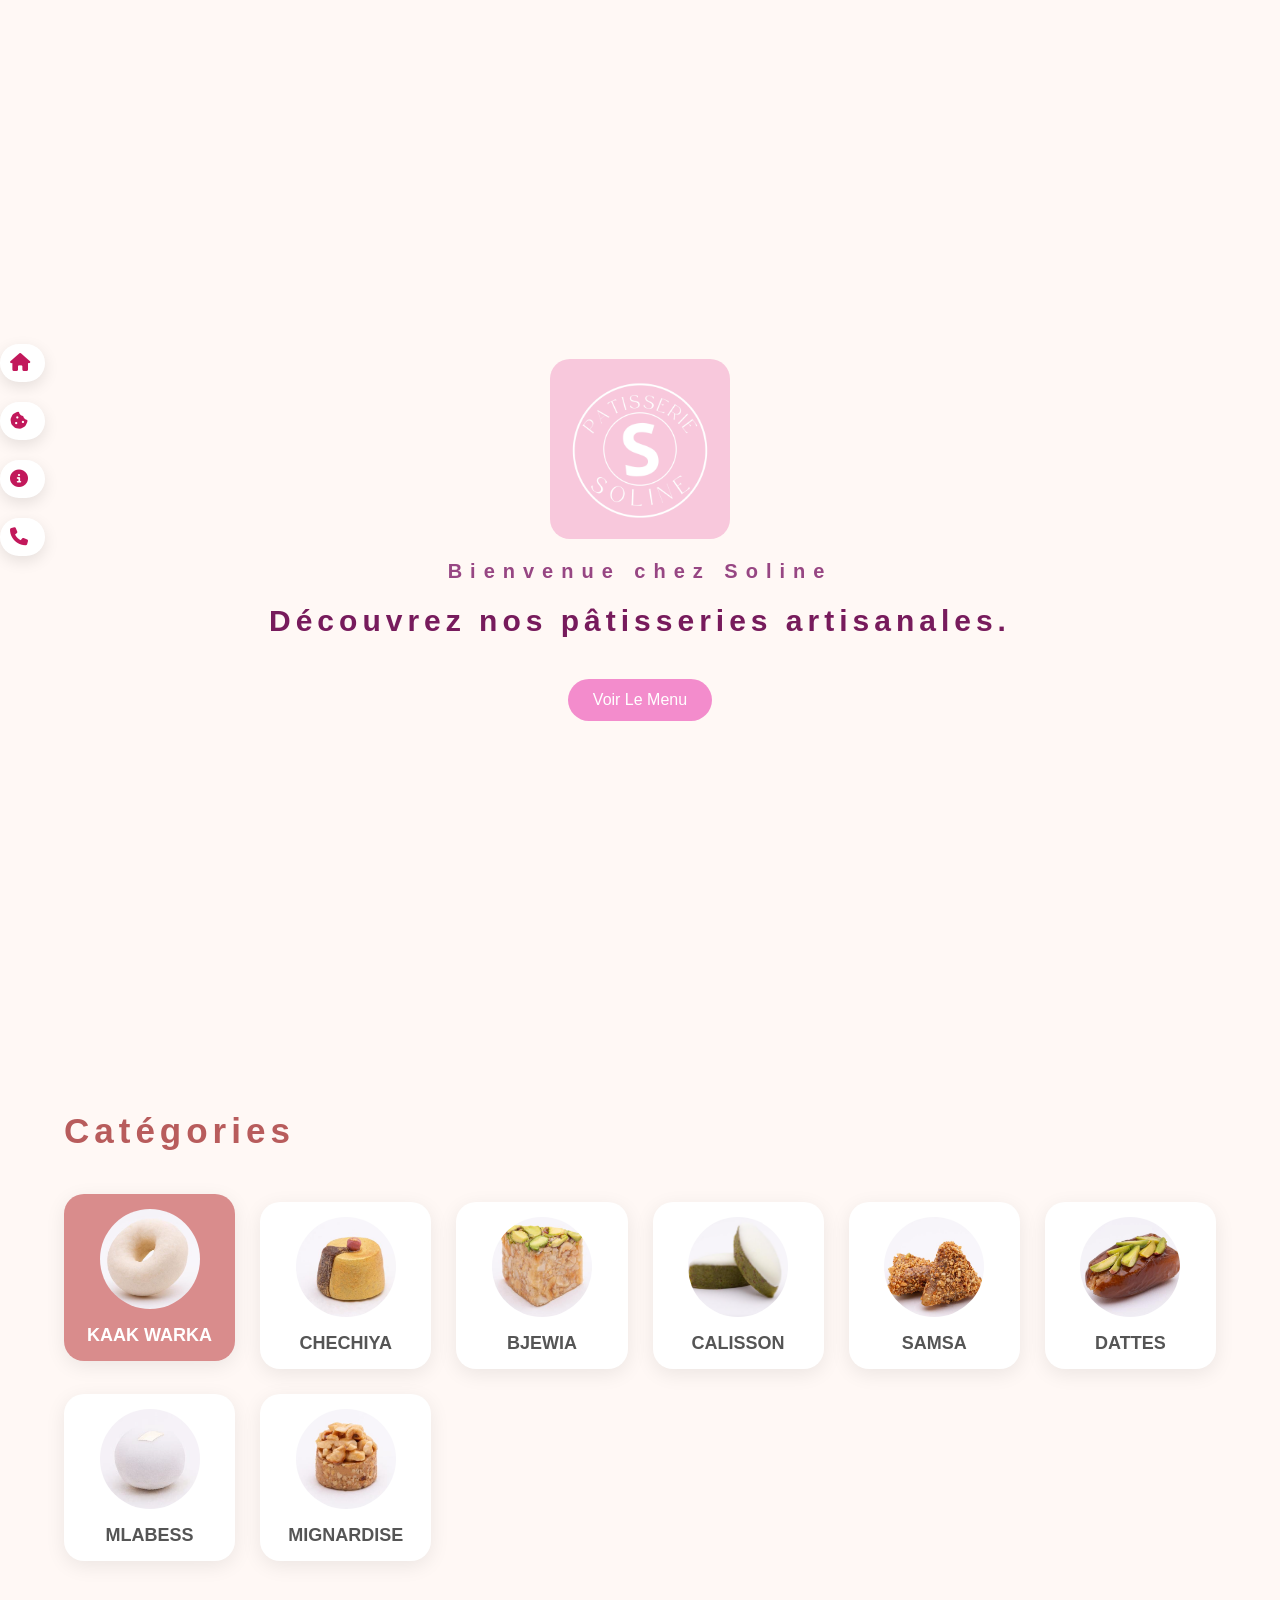
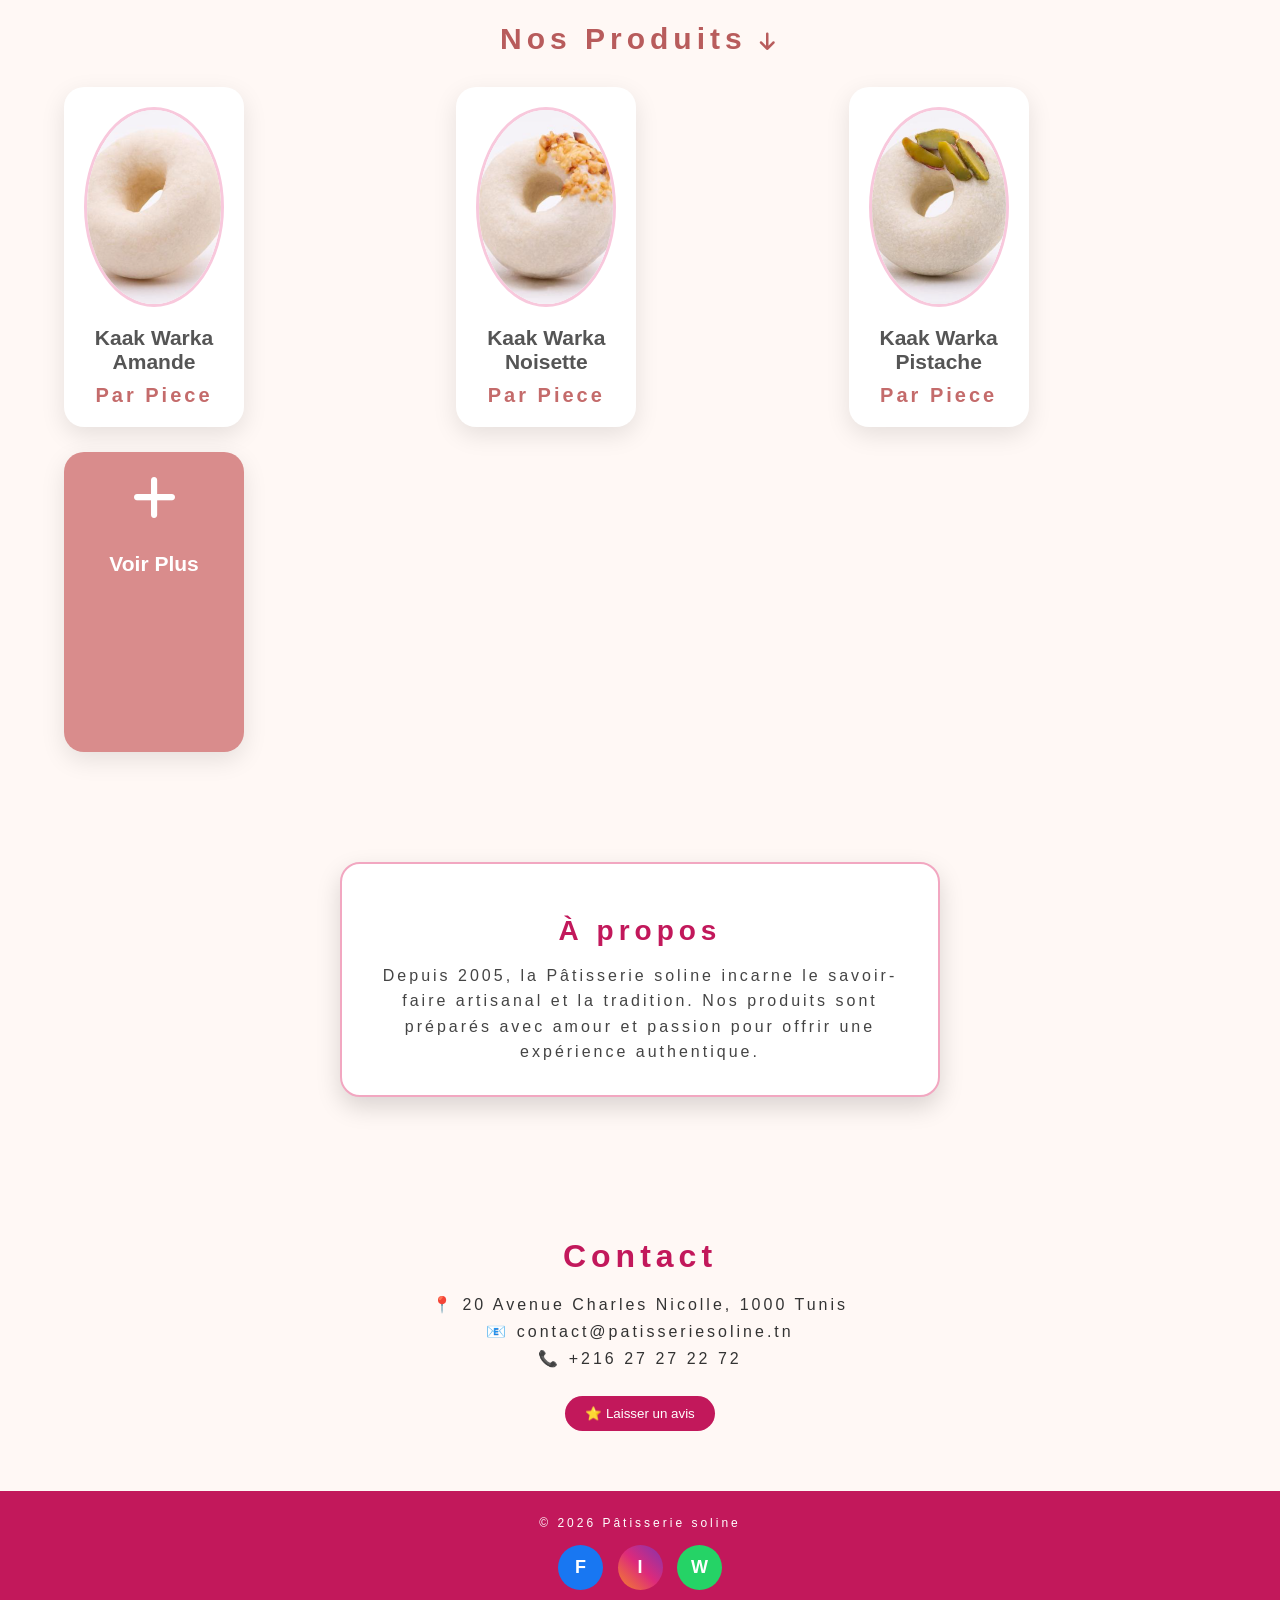
<file: index.html>
<!DOCTYPE html>
<html lang="en">
<head>
  <meta charset="UTF-8">
  <meta name="viewport" content="width=device-width, initial-scale=1.0">
  <title>Patisserie Soline</title>
  <link rel="stylesheet" href="styleso.css">

  <!-- icons -->
  <link rel="stylesheet" href="https://cdnjs.cloudflare.com/ajax/libs/font-awesome/6.5.0/css/all.min.css">
<style>html{
  scroll-behavior:smooth;
}</style>
</head>

<body>



<!-- LEFT SIDEBAR ICONS -->
<div class="sidebar">

  <a href="#hero">
    <i class="fa fa-home"></i>
    <span>Accueil</span>
  </a>
<a href="#categories">
  <i class="fa fa-cookie-bite"></i>
  <span>Produits</span>
</a>



  <a href="#about">
    <i class="fa fa-info-circle"></i>
    <span>À propos</span>
  </a>


  <a href="#contact">
    <i class="fa fa-phone"></i>
    <span>Contact</span>
  </a>
</div>

<!-- HERO -->
<section class="hero" id="hero">

  <!-- center content -->
  <div class="center">
<img src="S.png" alt="Patisserie Logo" class="logos">
    <h1>Bienvenue chez Soline</h1>
    <h2>Découvrez nos pâtisseries artisanales.</h2>

            <div class="buttons">
<a href="#categories" class="btn">Voir Le Menu</a>            </div>
  </div>

</section>






<section class="categories" id="categories">
    <div class="title">
        <h2>Catégories</h2>

</div>




    <!-- ================= CATEGORIES ================= -->

    <div class="category-list">

        <div class="category active" data-category="gateaux">

            <img src="1.PNG">

            <h3>KAAK WARKA</h3>

        </div>


        <div class="category" data-category="viennoiseries">

            <img src="2.PNG">

            <h3>CHECHIYA</h3>

        </div>


        <div class="category" data-category="biscuits">

            <img src="3.PNG">

            <h3>BJEWIA</h3>

        </div>


        <div class="category" data-category="anniversaire">

            <img src="4.PNG">

            <h3>CALISSON</h3>

        </div>


        <div class="category" data-category="chocolat">

            <img src="5.PNG">

            <h3>SAMSA</h3>

        </div>


        <div class="category" data-category="sale">

            <img src="6.PNG">

            <h3>DATTES</h3>

        </div>


        <div class="category" data-category="boissons">

            <img src="7.PNG">

            <h3>MLABESS</h3>

        </div>
                <div class="category" data-category="bois">

            <img src="8.PNG">

            <h3>MIGNARDISE</h3>

</div>

    </div>


    <!-- ================= PRODUITS ================= -->

    <h2 class="subtitle">

        Nos Produits

        <i class="fa-solid fa-arrow-down"></i>

    </h2>



    <div class="products">


        <!-- ================= GATEAUX ================= -->

        <div class="product-card gateaux">
    <img src="1.PNG">
    <h3>Kaak Warka Amande</h3>
    <p>Par Piece</p>
</div>


<div class="product-card gateaux">
    <img src="11.PNG">
    <h3>Kaak Warka Noisette</h3>
    <p>Par Piece</p>
</div>


<div class="product-card gateaux">
    <img src="12.PNG">
    <h3>Kaak Warka Pistache</h3>
    <p>Par Piece</p>
</div>


<!-- caché -->
<div class="product-card gateaux extra-product">
    <img src="13.PNG">
    <h3>Kaak Warka Framboise</h3>
    <p>Par Piece</p>
</div>


        <!-- ================= VIENNOISERIES ================= -->

        <div class="product-card viennoiseries">

            <img src="2.PNG">

            <h3>Chechiya Pistache</h3>

            <p>Par Piece</p>

        </div>

        <div class="product-card viennoiseries">

            <img src="21.PNG">

            <h3>Chechya Noisette</h3>

            <p>Par Piece</p>

        </div>




        <!-- ================= BISCUITS ================= -->

        <div class="product-card biscuits">

            <img src="3.PNG">

            <h3>Bjeouia Fekia</h3>

            <p>Par Piece</p>

        </div>

        <div class="product-card biscuits">

            <img src="31.PNG">

            <h3>Bjewia Bourgeoise</h3>

            <p>Par Piece</p>

        </div>

        <div class="product-card biscuits">

            <img src="32.PNG">

            <h3>Bjewia Cigard Noisette</h3>

            <p>Par Piece</p>

        </div>     

<div class="product-card biscuits extra-product">

            <img src="33.PNG">

            <h3>Bjewia Cigard Pistache</h3>

            <p>Par Piece</p>

        </div>
<div class="product-card biscuits extra-product">

            <img src="34.PNG">

            <h3>Bjewia Carre Pistache</h3>

            <p>Par Piece</p>

        </div>

        <!-- ================= ANNIVERSAIRE ================= -->

        <div class="product-card anniversaire">

            <img src="4.PNG">

            <h3>Calisson Pistache</h3>

            <p>Par Piece</p>

        </div>

        <div class="product-card anniversaire">

            <img src="41.PNG">

            <h3>Calisson Noisette</h3>

            <p>Par Piece</p>

        </div>



        <!-- ================= CHOCOLAT ================= -->

        <div class="product-card chocolat">

            <img src="5.PNG">

            <h3>Samsa Noisette</h3>

            <p>Par Piece</p>

        </div>

        <div class="product-card chocolat">

            <img src="51.PNG">

            <h3>Samsa Pistache</h3>

            <p>Par Piece</p>

        </div>





        <!-- ================= SALES ================= -->

        <div class="product-card sale">

            <img src="6.PNG">

            <h3>Dattes Noisette Pistache</h3>

            <p>Par Piece</p>

        </div>

        <div class="product-card sale">

            <img src="61.PNG">

            <h3>Dattes Amande Noisettes</h3>

            <p>Par Piece</p>

        </div>





        <!-- ================= BOISSONS ================= -->

        <div class="product-card boissons">

            <img src="7.PNG">

            <h3>Mlabess Amande</h3>

            <p>Par Piece</p>

        </div>

        <div class="product-card boissons">

            <img src="71.PNG">

            <h3>Mlabess Pistache</h3>

            <p>Par Piece</p>

        </div>



        <div class="product-card bois">

            <img src="8.PNG">

            <h3>Mignardise Bouquet Noisette</h3>

            <p>Par Piece</p>

        </div>

        <div class="product-card bois">

            <img src="81.PNG">

            <h3>Mignardise Bouquet Framboise Pistache</h3>

            <p>Par Piece</p>

        </div>

        <!-- ================= VOIR PLUS ================= -->
        <div class="product-card more"> <i class="fa-solid fa-plus"></i> <h3>Voir Plus</h3> </div>
    </div> 

</section>












<!-- ABOUT -->
<section id="about" class="about">
      <div class="about-box">
    <h2>À propos</h2>
    <p>
      Depuis 2005, la Pâtisserie soline incarne le savoir-faire artisanal et la tradition.
      Nos produits sont préparés avec amour et passion pour offrir une expérience authentique.
    </p>
  </div>
</section>




<!-- CONTACT -->
<!-- CONTACT -->
<section  id="contact" class="contact">
  <h2>Contact</h2>

  <p>📍 20 Avenue Charles Nicolle, 1000 Tunis</p>
  <p>📧 contact@patisseriesoline.tn</p>
  <p>📞 +216 27 27 22 72</p>

  <button class="review-btn" onclick="openForm()">
    ⭐ Laisser un avis
  </button>

</section>

<!-- FEEDBACK POPUP -->
<div class="overlay" id="overlay">
  <div class="feedback-box">

    <h3>💬 Feedback</h3>

<div class="emojis">
  <span onclick="selectEmoji(this)">😍</span>
  <span onclick="selectEmoji(this)">😊</span>
  <span onclick="selectEmoji(this)">😐</span>
  <span onclick="selectEmoji(this)">😕</span>
  <span onclick="selectEmoji(this)">😡</span>
</div>

    <textarea placeholder="Write your review..."></textarea>

    <div class="buttons">
<button class="send" onclick="sendReview()">Send</button>
      <button class="cancel" onclick="closeForm()">Cancel</button>
    </div>

  </div>
</div>

<!-- FOOTER -->

    
 <footer class="footer">

  <p>© 2026 Pâtisserie soline</p>

  <div class="social-icons">

    <a href="https://facebook.com" target="_blank" class="circle fb">F</a>

    <a href="https://instagram.com" target="_blank" class="circle ig">I</a>

    <a href="https://wa.me/21627272272" target="_blank" class="circle wa">W</a>

  </div>

</footer>  


    



<script>
function openForm(){
  document.getElementById("overlay").style.display = "flex";
}

function closeForm(){
  document.getElementById("overlay").style.display = "none";
}
function sendReview(){
  alert("Merci pour votre avis ❤️");
  closeForm(); // يسكر الفورم بعد الإرسال
}

let selectedEmoji = "";

function selectEmoji(el){

  // نحيد active من الكل
  document.querySelectorAll(".emojis span").forEach(e => {
    e.classList.remove("active");
  });

  // نخلي كان المختار
  el.classList.add("active");

  selectedEmoji = el.innerText;
}




// ================= CATEGORY FILTER =================

const categories = document.querySelectorAll(".category");
const products = document.querySelectorAll(".product-card");
const moreCard = document.querySelector(".more");


showProducts("gateaux");



categories.forEach(category => {

    category.addEventListener("click", () => {

        categories.forEach(cat => {
            cat.classList.remove("active");
        });

        category.classList.add("active");

        let selectedCategory = category.dataset.category;

        showProducts(selectedCategory);

        // أول produit من catégorie المختارة
        const firstProduct = document.querySelector("." + selectedCategory);

        if(firstProduct){
            firstProduct.scrollIntoView({
                behavior: "smooth",
                block: "start"
            });
        }

    });

});

function showProducts(categoryName){

    let count = 0;

    products.forEach(product => {

        // نخفي الكل في الأول
        product.style.display = "none";


        if(product.classList.contains(categoryName)){


            // المنتجات الإضافية تبقى مخفية
            if(product.classList.contains("extra-product")){

                product.style.display = "none";

            }
            else{

                product.style.display = "block";
                count++;

            }

        }

    });



    // Voir Plus فقط للكاك و البجوية
    if(categoryName === "gateaux" || categoryName === "biscuits"){

        moreCard.style.display="block";


        moreCard.onclick=function(){


            document.querySelectorAll(
                "."+categoryName+".extra-product"
            ).forEach(item=>{

                item.style.display="block";

            });


            moreCard.style.display="none";

        };


    }else{

        moreCard.style.display="none";

    }

}









</script>
</body>
</html>
</file>
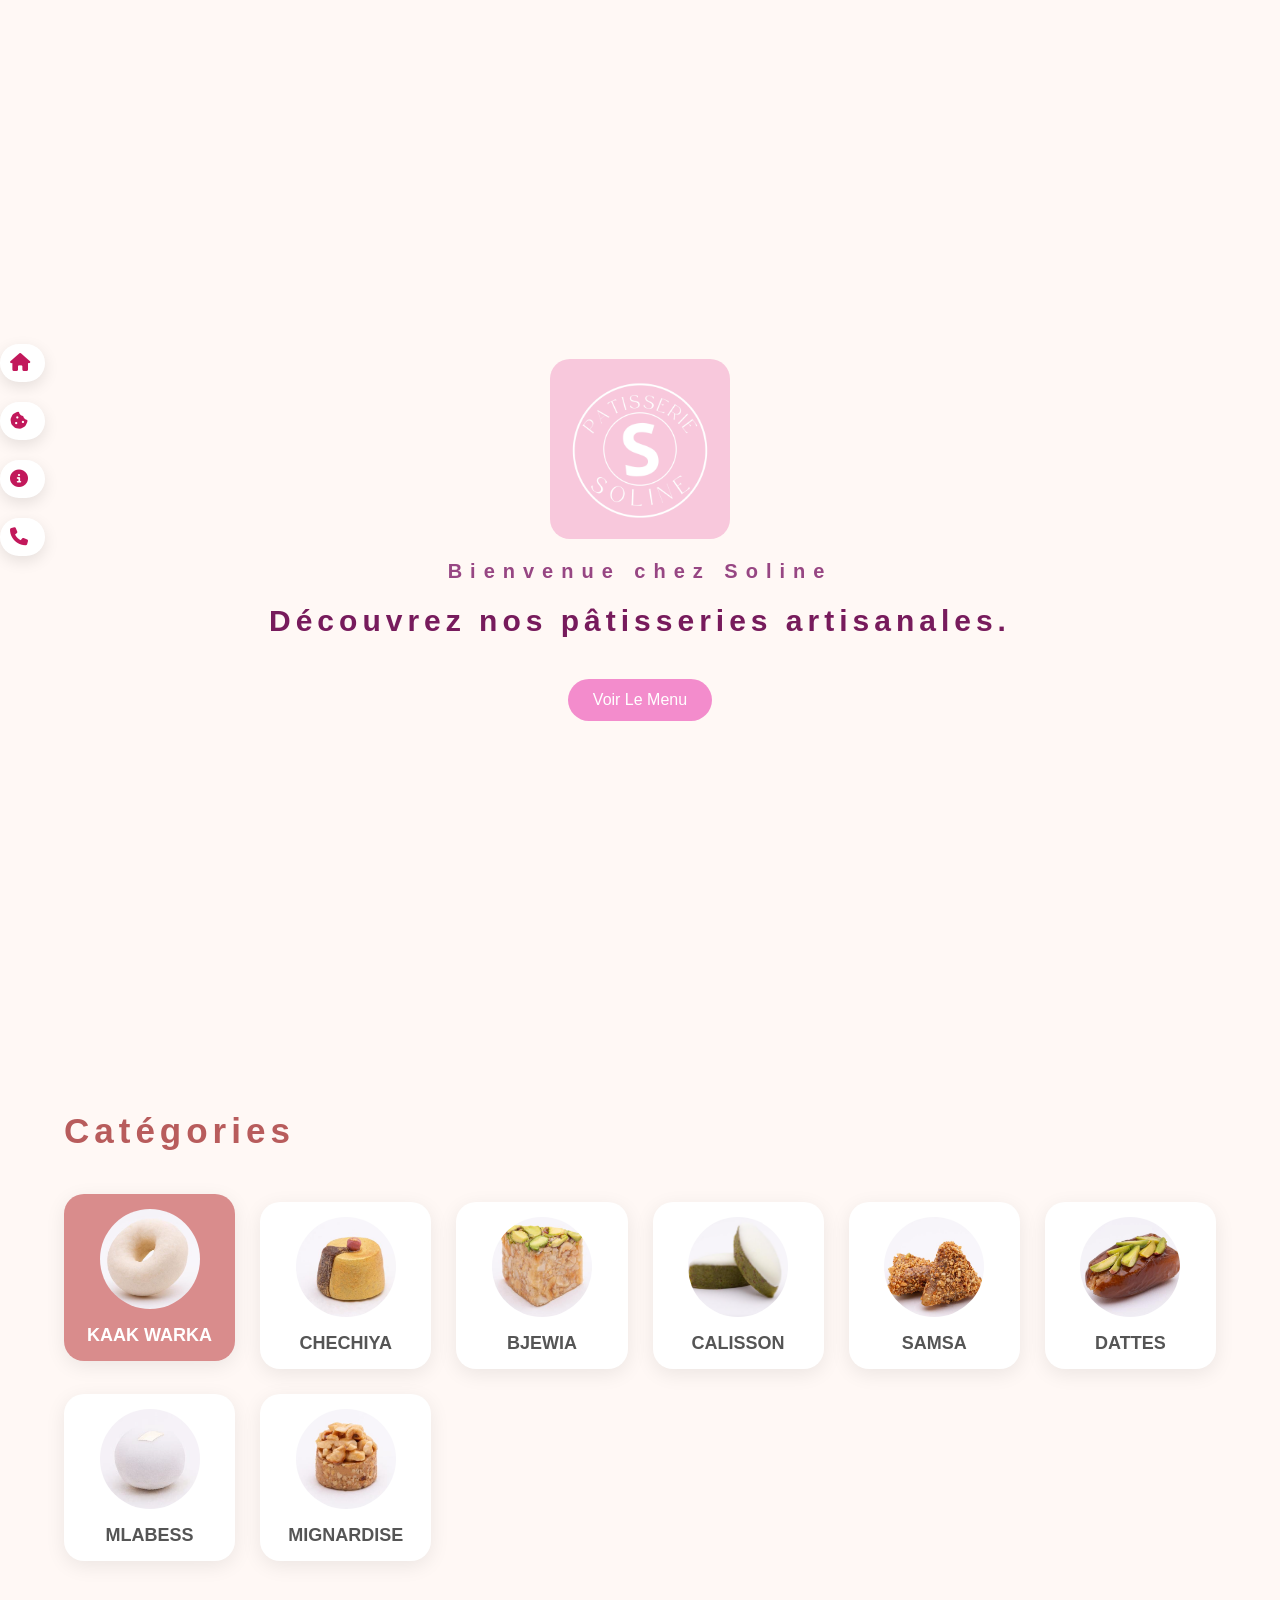
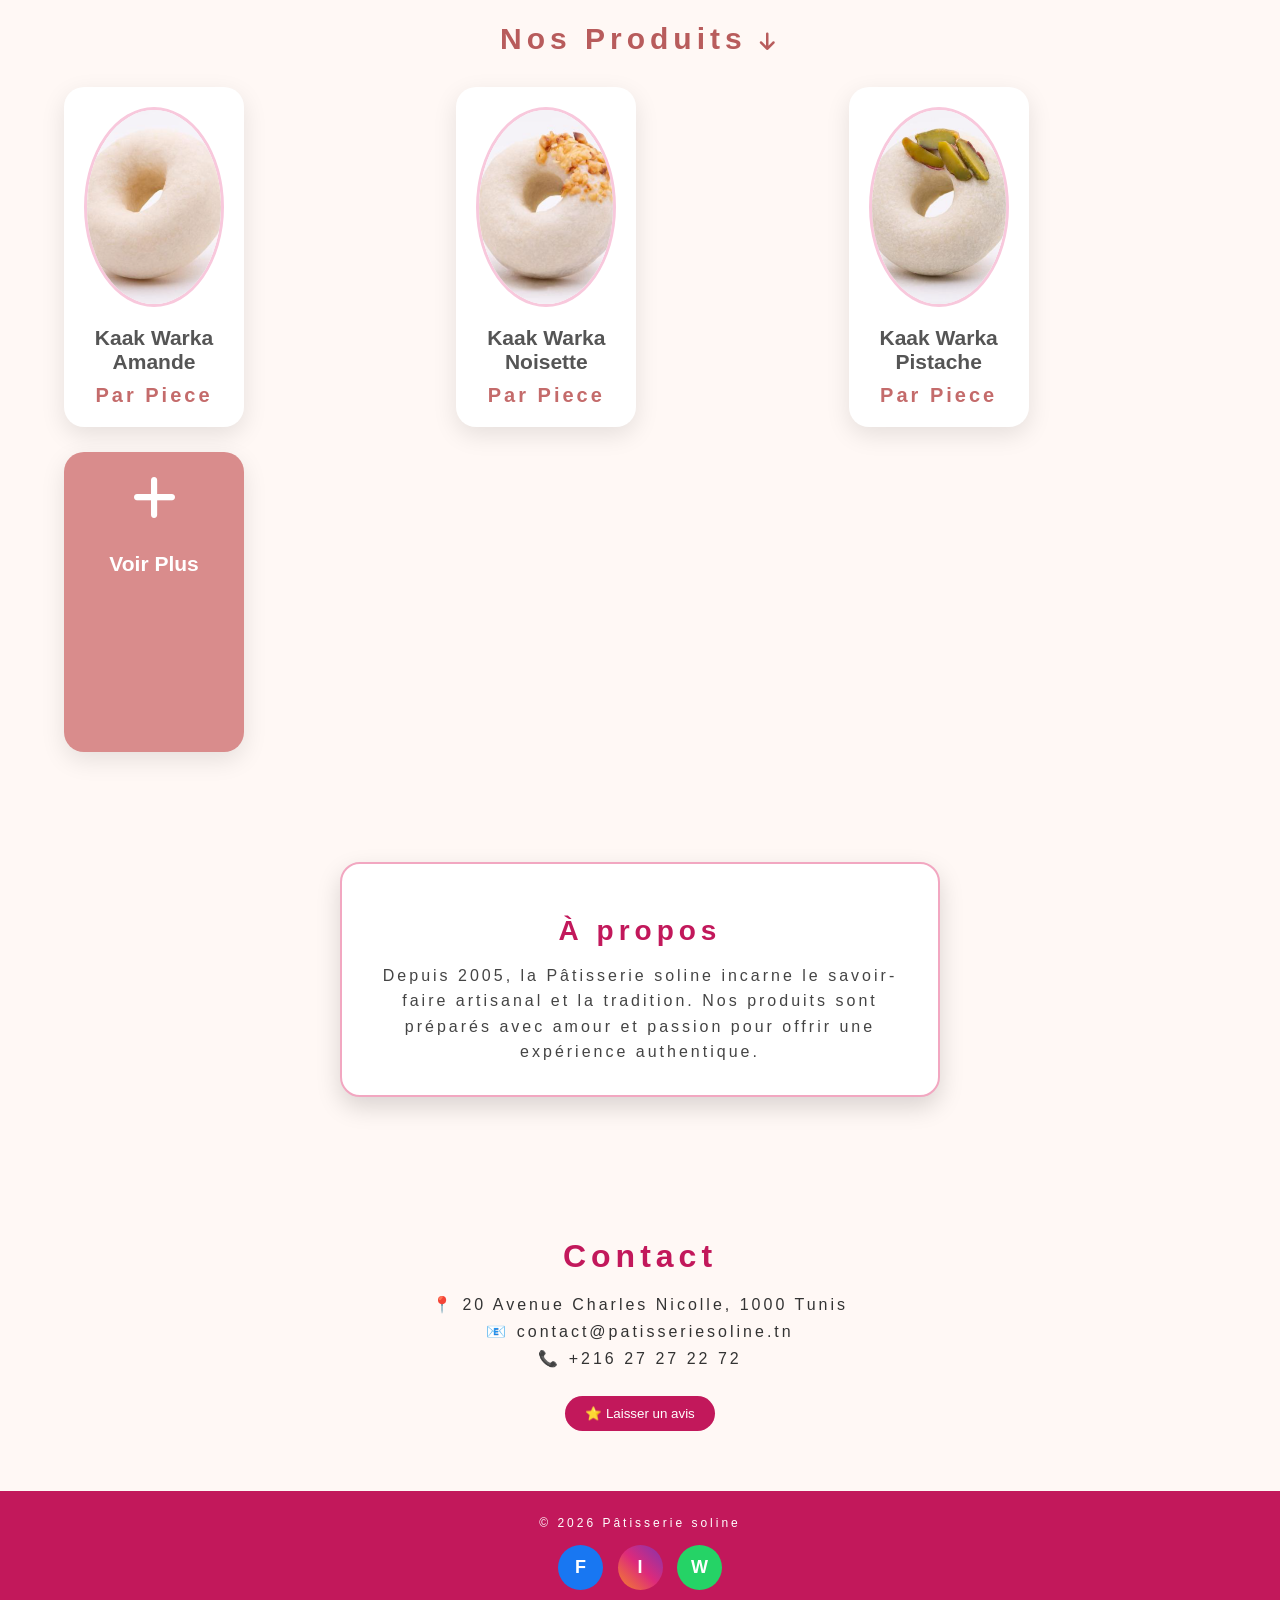
<file: pat soline.html>
<!DOCTYPE html>
<html lang="en">
<head>
  <meta charset="UTF-8">
  <meta name="viewport" content="width=device-width, initial-scale=1.0">
  <title>Patisserie Soline</title>
  <link rel="stylesheet" href="styleso.css">

  <!-- icons -->
  <link rel="stylesheet" href="https://cdnjs.cloudflare.com/ajax/libs/font-awesome/6.5.0/css/all.min.css">
<style>html{
  scroll-behavior:smooth;
}</style>
</head>

<body>



<!-- LEFT SIDEBAR ICONS -->
<div class="sidebar">

  <a href="#hero">
    <i class="fa fa-home"></i>
    <span>Accueil</span>
  </a>
<a href="#categories">
  <i class="fa fa-cookie-bite"></i>
  <span>Produits</span>
</a>



  <a href="#about">
    <i class="fa fa-info-circle"></i>
    <span>À propos</span>
  </a>


  <a href="#contact">
    <i class="fa fa-phone"></i>
    <span>Contact</span>
  </a>
</div>

<!-- HERO -->
<section class="hero" id="hero">

  <!-- center content -->
  <div class="center">
<img src="S.png" alt="Patisserie Logo" class="logos">
    <h1>Bienvenue chez Soline</h1>
    <h2>Découvrez nos pâtisseries artisanales.</h2>

            <div class="buttons">
<a href="#categories" class="btn">Voir Le Menu</a>            </div>
  </div>

</section>






<section class="categories" id="categories">
    <div class="title">
        <h2>Catégories</h2>

</div>




    <!-- ================= CATEGORIES ================= -->

    <div class="category-list">

        <div class="category active" data-category="gateaux">

            <img src="1.PNG">

            <h3>KAAK WARKA</h3>

        </div>


        <div class="category" data-category="viennoiseries">

            <img src="2.PNG">

            <h3>CHECHIYA</h3>

        </div>


        <div class="category" data-category="biscuits">

            <img src="3.PNG">

            <h3>BJEWIA</h3>

        </div>


        <div class="category" data-category="anniversaire">

            <img src="4.PNG">

            <h3>CALISSON</h3>

        </div>


        <div class="category" data-category="chocolat">

            <img src="5.PNG">

            <h3>SAMSA</h3>

        </div>


        <div class="category" data-category="sale">

            <img src="6.PNG">

            <h3>DATTES</h3>

        </div>


        <div class="category" data-category="boissons">

            <img src="7.PNG">

            <h3>MLABESS</h3>

        </div>
                <div class="category" data-category="bois">

            <img src="8.PNG">

            <h3>MIGNARDISE</h3>

</div>

    </div>


    <!-- ================= PRODUITS ================= -->

    <h2 class="subtitle">

        Nos Produits

        <i class="fa-solid fa-arrow-down"></i>

    </h2>



    <div class="products">


        <!-- ================= GATEAUX ================= -->

        <div class="product-card gateaux">
    <img src="1.PNG">
    <h3>Kaak Warka Amande</h3>
    <p>Par Piece</p>
</div>


<div class="product-card gateaux">
    <img src="11.PNG">
    <h3>Kaak Warka Noisette</h3>
    <p>Par Piece</p>
</div>


<div class="product-card gateaux">
    <img src="12.PNG">
    <h3>Kaak Warka Pistache</h3>
    <p>Par Piece</p>
</div>


<!-- caché -->
<div class="product-card gateaux extra-product">
    <img src="13.PNG">
    <h3>Kaak Warka Framboise</h3>
    <p>Par Piece</p>
</div>


        <!-- ================= VIENNOISERIES ================= -->

        <div class="product-card viennoiseries">

            <img src="2.PNG">

            <h3>Chechiya Pistache</h3>

            <p>Par Piece</p>

        </div>

        <div class="product-card viennoiseries">

            <img src="21.PNG">

            <h3>Chechya Noisette</h3>

            <p>Par Piece</p>

        </div>




        <!-- ================= BISCUITS ================= -->

        <div class="product-card biscuits">

            <img src="3.PNG">

            <h3>Bjeouia Fekia</h3>

            <p>Par Piece</p>

        </div>

        <div class="product-card biscuits">

            <img src="31.PNG">

            <h3>Bjewia Bourgeoise</h3>

            <p>Par Piece</p>

        </div>

        <div class="product-card biscuits">

            <img src="32.PNG">

            <h3>Bjewia Cigard Noisette</h3>

            <p>Par Piece</p>

        </div>     

<div class="product-card biscuits extra-product">

            <img src="33.PNG">

            <h3>Bjewia Cigard Pistache</h3>

            <p>Par Piece</p>

        </div>


        <!-- ================= ANNIVERSAIRE ================= -->

        <div class="product-card anniversaire">

            <img src="4.PNG">

            <h3>Calisson Pistache</h3>

            <p>Par Piece</p>

        </div>

        <div class="product-card anniversaire">

            <img src="41.PNG">

            <h3>Calisson Noisette</h3>

            <p>Par Piece</p>

        </div>



        <!-- ================= CHOCOLAT ================= -->

        <div class="product-card chocolat">

            <img src="5.PNG">

            <h3>Samsa Noisette</h3>

            <p>Par Piece</p>

        </div>

        <div class="product-card chocolat">

            <img src="51.PNG">

            <h3>Samsa Pistache</h3>

            <p>Par Piece</p>

        </div>





        <!-- ================= SALES ================= -->

        <div class="product-card sale">

            <img src="6.PNG">

            <h3>Dattes Noisette Pistache</h3>

            <p>Par Piece</p>

        </div>

        <div class="product-card sale">

            <img src="61.PNG">

            <h3>Dattes Amande Noisettes</h3>

            <p>Par Piece</p>

        </div>





        <!-- ================= BOISSONS ================= -->

        <div class="product-card boissons">

            <img src="7.PNG">

            <h3>Mlabess Amande</h3>

            <p>Par Piece</p>

        </div>

        <div class="product-card boissons">

            <img src="71.PNG">

            <h3>Mlabess Pistache</h3>

            <p>Par Piece</p>

        </div>



        <div class="product-card bois">

            <img src="8.PNG">

            <h3>Mignardise Bouquet Noisette</h3>

            <p>Par Piece</p>

        </div>

        <div class="product-card bois">

            <img src="81.PNG">

            <h3>Mignardise Bouquet Framboise Pistache</h3>

            <p>Par Piece</p>

        </div>

        <!-- ================= VOIR PLUS ================= -->
        <div class="product-card more"> <i class="fa-solid fa-plus"></i> <h3>Voir Plus</h3> </div>
    </div> 

</section>












<!-- ABOUT -->
<section id="about" class="about">
      <div class="about-box">
    <h2>À propos</h2>
    <p>
      Depuis 2005, la Pâtisserie soline incarne le savoir-faire artisanal et la tradition.
      Nos produits sont préparés avec amour et passion pour offrir une expérience authentique.
    </p>
  </div>
</section>




<!-- CONTACT -->
<!-- CONTACT -->
<section  id="contact" class="contact">
  <h2>Contact</h2>

  <p>📍 20 Avenue Charles Nicolle, 1000 Tunis</p>
  <p>📧 contact@patisseriesoline.tn</p>
  <p>📞 +216 27 27 22 72</p>

  <button class="review-btn" onclick="openForm()">
    ⭐ Laisser un avis
  </button>

</section>

<!-- FEEDBACK POPUP -->
<div class="overlay" id="overlay">
  <div class="feedback-box">

    <h3>💬 Feedback</h3>

<div class="emojis">
  <span onclick="selectEmoji(this)">😍</span>
  <span onclick="selectEmoji(this)">😊</span>
  <span onclick="selectEmoji(this)">😐</span>
  <span onclick="selectEmoji(this)">😕</span>
  <span onclick="selectEmoji(this)">😡</span>
</div>

    <textarea placeholder="Write your review..."></textarea>

    <div class="buttons">
<button class="send" onclick="sendReview()">Send</button>
      <button class="cancel" onclick="closeForm()">Cancel</button>
    </div>

  </div>
</div>

<!-- FOOTER -->

    
 <footer class="footer">

  <p>© 2026 Pâtisserie soline</p>

  <div class="social-icons">

    <a href="https://facebook.com" target="_blank" class="circle fb">F</a>

    <a href="https://instagram.com" target="_blank" class="circle ig">I</a>

    <a href="https://wa.me/21627272272" target="_blank" class="circle wa">W</a>

  </div>

</footer>  


    



<script>
function openForm(){
  document.getElementById("overlay").style.display = "flex";
}

function closeForm(){
  document.getElementById("overlay").style.display = "none";
}
function sendReview(){
  alert("Merci pour votre avis ❤️");
  closeForm(); // يسكر الفورم بعد الإرسال
}

let selectedEmoji = "";

function selectEmoji(el){

  // نحيد active من الكل
  document.querySelectorAll(".emojis span").forEach(e => {
    e.classList.remove("active");
  });

  // نخلي كان المختار
  el.classList.add("active");

  selectedEmoji = el.innerText;
}




// ================= CATEGORY FILTER =================

const categories = document.querySelectorAll(".category");
const products = document.querySelectorAll(".product-card");
const moreCard = document.querySelector(".more");


showProducts("gateaux");



categories.forEach(category => {

    category.addEventListener("click", () => {

        categories.forEach(cat => {
            cat.classList.remove("active");
        });

        category.classList.add("active");

        let selectedCategory = category.dataset.category;

        showProducts(selectedCategory);

    });

});

function showProducts(categoryName){

    let count = 0;

    products.forEach(product => {

        // نخفي الكل في الأول
        product.style.display = "none";


        if(product.classList.contains(categoryName)){


            // المنتجات الإضافية تبقى مخفية
            if(product.classList.contains("extra-product")){

                product.style.display = "none";

            }
            else{

                product.style.display = "block";
                count++;

            }

        }

    });



    // Voir Plus فقط للكاك و البجوية
    if(categoryName === "gateaux" || categoryName === "biscuits"){

        moreCard.style.display="block";


        moreCard.onclick=function(){


            document.querySelectorAll(
                "."+categoryName+".extra-product"
            ).forEach(item=>{

                item.style.display="block";

            });


            moreCard.style.display="none";

        };


    }else{

        moreCard.style.display="none";

    }

}









</script>
</body>
</html>
</file>
<file: styleso.css>
*{
  margin:0;
  padding:0;
  box-sizing:border-box;
  font-family: "Arial", sans-serif;
}
body{
  margin:0;
  padding:0;
  min-height:100vh;
    background:#FFF8F5;
}
/* BACKGROUND like image */
.hero{
  height:100vh;
  display:flex;
  justify-content:center;
  align-items:center;


  /* pattern light like your image */
  background-size: 40px 40px;
}

/* CENTER CONTENT */
.center{
  text-align:center;
  color:#8a6f63;
}

/* logo */




.logos{
  width:180px;
  height:auto;
  margin-bottom:20px;
  display:block;

  margin-left:auto;
  
  margin-right:auto;
  object-fit:contain;
    display:flex;
    justify-content:flex-start;
    align-items:center;
    box-shadow:0 15px 35px rgba(219, 211, 211, 0);
border-radius:20px;
}



/* text style */
h1{
  letter-spacing:5px;
  font-size:20px;
  font-weight:normal;
color:#974683;
letter-spacing:8px;
font-weight:700;
line-height:1.2;
}

h2{
  font-size:30px;
  letter-spacing:5px;
  margin:20px 0;
  color:#771b5c;
font-weight:700;
line-height:1.2;
}

p{
  letter-spacing:3px;
  font-size:12px;
}

/* arrow */
.arrow{
  display:inline-block;
  margin-top:30px;
  font-size:25px;
  color:#8a6f63;
  text-decoration:none;
  animation:bounce 1s infinite;
}

@keyframes bounce{
  0%,100%{transform:translateY(0);}
  50%{transform:translateY(10px);}
}

.sidebar{
  position:fixed;
  left:0;
  top:50%;
  transform:translateY(-50%);
  display:flex;
  flex-direction:column;
  gap:20px;
}

/* link style */
.sidebar a{
  display:flex;
  align-items:center;
  gap:10px;
  text-decoration:none;
  color:#c2185b;
  background:white;
  padding:10px;
  border-radius:50px;
  width:45px; /* initial small */
  overflow:hidden;
  transition:0.3s;
  box-shadow:0 5px 15px rgba(0,0,0,0.1);
}

/* icon */
.sidebar i{
  font-size:18px;
}

/* text hidden */
.sidebar span{
  opacity:0;
  white-space:nowrap;
  transition:0.3s;
}

/* hover effect */
.sidebar a:hover{
  width:140px;
  background:#c2185b;
  color:white;
}

/* show text on hover */
.sidebar a:hover span{
  opacity:1;
  margin-left:5px;
}





.about{
  display:flex;
  justify-content:center;
  align-items:center;
  padding:60px 20px;
}

.about-box{
  background:white;
  max-width:600px;
  padding:30px;
  border-radius:20px;
  box-shadow:0 10px 25px rgba(0,0,0,0.15);
  text-align:center;
  border:2px solid #f2a7c1;


}

.about-box h2{
  margin-bottom:15px;
  color:#c2185b;
  font-size:28px;
}

.about-box p{
  font-size:16px;
  line-height:1.6;
  color:#444;


  
}






.products-section{
  padding:60px 20px;
  text-align:center;
}

.products-section h2{
  font-size:32px;
  margin-bottom:40px;
  color:#c2185b;
}

/* container */
.products-container{
  display:flex;
  justify-content:center;
  gap:40px;
  flex-wrap:wrap;
}

/* card */
.product-card{
  background:white;
  padding:20px;
  border-radius:20px;
  box-shadow:0 10px 25px rgba(0,0,0,0.15);
  width:180px;
  transition:0.3s;
  scroll-margin-top:120px;

}

.product-card:hover{
  transform:translateY(-5px);
}

/* image mdawra */
.product-card img{
  width:130px;
  height:130px;
  border-radius:50%;
  object-fit:cover;
  border:3px solid #f8c8dc;
}

/* texte */
.product-card h3{
  margin:10px 0 5px;
  font-size:18px;
}

/* prix */

.price{
  color:white;
  background:#a77a8c;
  display:inline-block;
  padding:5px 12px;
  border-radius:20px;
  font-size:14px;
}







body{
  margin:0;
  font-family:Arial;
  background:#f8c8dc;

  padding-top:60px;

}

/* contact */
.contact{
  text-align:center;
  padding:60px 20px;
}

.contact h2{
  color:#c2185b;
  font-size:32px;
}

.contact p{
  font-size:16px;
  margin:8px 0;
}

.review-btn{
  margin-top:20px;
  padding:10px 20px;
  border:none;
  background:#c2185b;
  color:white;
  border-radius:20px;
  cursor:pointer;
}

/* popup */
.overlay{
  display:none;
  position:fixed;
  top:0;
  left:0;
  width:100%;
  height:100%;
  background:rgba(0,0,0,0.5);
  justify-content:center;
  align-items:center;
}

.feedback-box{
  background:white;
  padding:25px;
  border-radius:20px;
  width:300px;
  text-align:center;
}

.emojis span{
  font-size:26px;
  margin:5px;
  cursor:pointer;
  transition:0.2s;
  opacity:0.4; /* الكل باهت */
}

.emojis span.active{
  opacity:1;
  transform:scale(1.4);
}

textarea{
  width:100%;
  margin-top:10px;
  padding:10px;
  border-radius:10px;
}

/* buttons */


.send{
  background:#c2185b;
  color:white;
  border:none;
  padding:8px 15px;
  border-radius:10px;
}

.cancel{
  background:#777;
  color:white;
  border:none;
  padding:8px 15px;
  border-radius:10px;
}

/* footer */
.footer{
  text-align:center;
  padding:25px;
  background:#c2185b;
  color:white;
}

/* container */
.social-icons{
  margin-top:10px;
}

/* cercle */
.circle{
  display:inline-flex;
  justify-content:center;
  align-items:center;
  width:45px;
  height:45px;
  margin:5px;
  border-radius:50%;
  text-decoration:none;
  color:white;
  font-weight:bold;
  font-size:18px;
  transition:0.3s;
}

/* facebook circle */
.fb{
  background:#1877f2;
}

/* instagram circle */
.ig{
  background:linear-gradient(45deg,#f58529,#dd2a7b,#8134af);
}

/* whatsapp circle */
.wa{
  background:#25d366;
}

/* hover */
.circle:hover{
  transform:scale(1.2);
  box-shadow:0 5px 15px rgba(0,0,0,0.3);
}

section{
  padding-top:80px;
}




.btn-commande{
  background:#e91e63;
  color:white;
  padding:10px 18px;
  border-radius:20px;
  text-decoration:none;
  font-weight:bold;
  transition:0.3s;
}

.btn-commande:hover{
  background:#c2185b;
  transform:scale(1.05);
}


.logo{
    font-size:30px; 
    /* تكبير اسم الموقع */

    color:white; 
    /* لون النص */

    font-family:Georgia, 'Times New Roman', Times, serif; 
    /* نوع خط مختلف يعطي شكل stylish */

    letter-spacing:2px; 
    /* يبعد الحروف على بعضهم */

    text-transform:uppercase; 
    /* يخلي الحروف كبار */
}


.buttons{
    display:flex;
    justify-content:center; /* يهبط الزر للوسط أفقيا */
    align-items:center;
    width:100%;
}

.buttons button{
    padding:20px 30px;
    border:none;
    border-radius:30px;
    cursor:pointer;
    background:#cf4f9e;
    color:white;
    transition:0.3s;
    font-size:15px;
}

.buttons button:hover{
    background:#7c335b;
}


.hire-btn{
background:#C75B8A;
color:white;
box-shadow:0 10px 25px rgba(199,91,138,.25);
  text-decoration: none;
    display:block;
    width:max-content;
    margin:40px auto 0;
    padding:15px 40px;
    border-radius:40px;
    transition:all 0.3s ease;

}


.hire-btn:hover{
    background:#B34777;
    transform:translateY(-3px);
  box-shadow: 0 0 20px #4c236d;}


.btn{
  display:block;
  width:max-content;
  margin:20px auto;
  background:#f38ccc;
  color:white;
  padding:12px 25px;
  border-radius:25px;
  text-decoration:none;
}

.btn:hover{
  background: #9b318d;
  transform: translateY(-5px);
  box-shadow: 0 0 20px #4c236d;
}










body{
    background:#fff8f5;
    color:#333;
}


/* ================= SECTION ================= */

.categories{
    width:90%;
    margin:50px auto;
}


/* ================= TITLE ================= */

.title{
    display:flex;
    justify-content:space-between;
    align-items:center;
    margin-bottom:30px;
}


.title h2{
    font-size:35px;
    color:#b85c5c;
    font-weight:700;
}


.title a{
    text-decoration:none;
    color:#b85c5c;
    font-size:17px;
    font-weight:600;
    transition:.3s;
}


.title a:hover{
    color:#8d3f3f;
}



/* ================= CATEGORY LIST ================= */


.category-list{
    display:grid;
    grid-template-columns:repeat(auto-fit,minmax(150px,1fr));
    gap:25px;
}



.category{

    background:white;
    padding:15px;
    border-radius:20px;
    text-align:center;
    cursor:pointer;
    box-shadow:0 5px 20px rgba(0,0,0,0.08);
    transition:.4s;
}



.category img{

    width:100px;
    height:100px;
    object-fit:cover;
    border-radius:50%;
    margin-bottom:12px;

}



.category h3{

    color:#555;
    font-size:18px;

}



.category:hover,
.category.active{

    transform:translateY(-8px);
    background:#d98c8c;
    color:white;

}



.category.active h3,
.category:hover h3{

    color:white;

}



/* ================= SUBTITLE ================= */


.subtitle{

    margin:60px 0 30px;
    text-align:center;
    color:#b85c5c;
    font-size:30px;

}


.subtitle i{

    font-size:20px;

}




/* ================= PRODUCTS ================= */





.products{
    display:grid;
    grid-template-columns:repeat(3,1fr);
    gap:25px;
}






.product-card{

    background:white;
    border-radius:20px;
    overflow:hidden;
    box-shadow:0 8px 25px rgba(0,0,0,0.1);
    text-align:center;
    padding-bottom:20px;
    transition:.4s;
    cursor:pointer;

}



.product-card:hover{

    transform:translateY(-10px);
    box-shadow:0 15px 30px rgba(0,0,0,0.15);

}



.product-card img{

    width:100%;
    height:200px;
    object-fit:cover;

}



.product-card h3{

    margin-top:15px;
    color:#555;
    font-size:21px;

}



.product-card p{

    margin-top:10px;
    color:#c46b6b;
    font-size:20px;
    font-weight:bold;

}




/* ================= VOIR PLUS CARD ================= */


.product-card.more{

    height:300px;
    display:flex;
    flex-direction:column;
    justify-content:center;
    align-items:center;
    background:#d98c8c;
    color:white;

}



.more i{

    font-size:50px;
    margin-bottom:15px;

}



.more h3{

    color:white;

}





/* ================= ANIMATION ================= */


.product-card{

    animation:show .5s ease;

}


@keyframes show{

    from{
        opacity:0;
        transform:scale(.8);
    }

    to{
        opacity:1;
        transform:scale(1);
    }

}




/* ================= RESPONSIVE ================= */


@media(max-width:768px){


    .categories{
        width:95%;
    }


    .title h2{
        font-size:28px;
    }


    .category-list{

        grid-template-columns:repeat(2,1fr);

    }


    .products{

        grid-template-columns:repeat(1,1fr);

    }


}





.extra-product{
    display:none;
}
</file>
